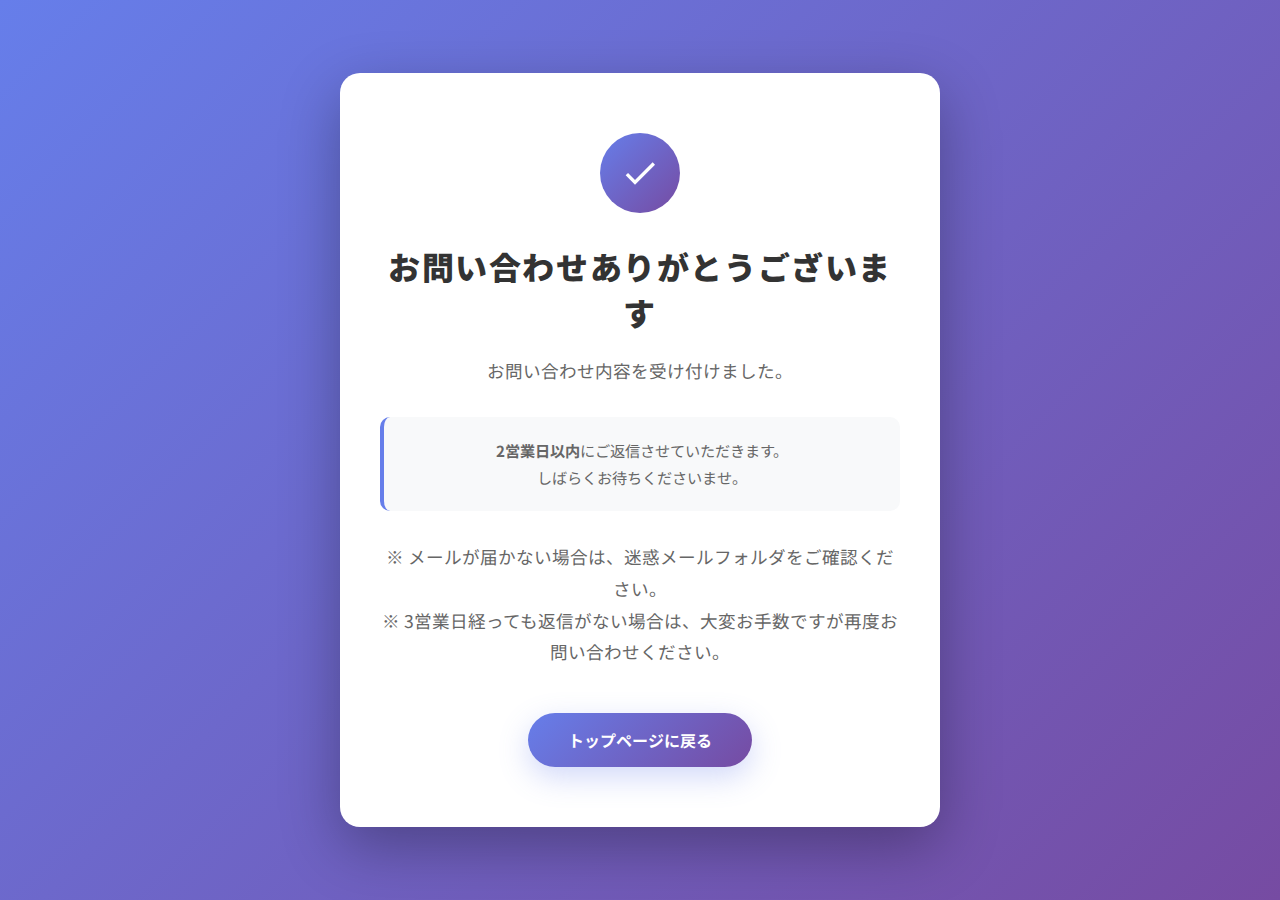
<file: thank-you.html>
<!DOCTYPE html>
<html lang="ja">
<head>
    <meta charset="UTF-8">
    <meta name="viewport" content="width=device-width, initial-scale=1.0">
    <title>お問い合わせありがとうございます | Webサイト制作サービス</title>
    <link rel="preconnect" href="https://fonts.googleapis.com">
    <link rel="preconnect" href="https://fonts.gstatic.com" crossorigin>
    <link href="https://fonts.googleapis.com/css2?family=Noto+Sans+JP:wght@400;700;900&display=swap" rel="stylesheet">
    <style>
        * {
            margin: 0;
            padding: 0;
            box-sizing: border-box;
        }

        body {
            font-family: 'Noto Sans JP', sans-serif;
            background: linear-gradient(135deg, #667eea 0%, #764ba2 100%);
            min-height: 100vh;
            display: flex;
            align-items: center;
            justify-content: center;
            padding: 20px;
        }

        .thank-you-container {
            background: white;
            padding: 60px 40px;
            border-radius: 20px;
            box-shadow: 0 20px 60px rgba(0, 0, 0, 0.3);
            text-align: center;
            max-width: 600px;
            width: 100%;
        }

        .checkmark {
            width: 80px;
            height: 80px;
            border-radius: 50%;
            background: linear-gradient(135deg, #667eea 0%, #764ba2 100%);
            display: flex;
            align-items: center;
            justify-content: center;
            margin: 0 auto 30px;
            animation: scaleIn 0.5s ease-out;
        }

        .checkmark svg {
            width: 40px;
            height: 40px;
            fill: white;
        }

        @keyframes scaleIn {
            0% {
                transform: scale(0);
                opacity: 0;
            }
            50% {
                transform: scale(1.1);
            }
            100% {
                transform: scale(1);
                opacity: 1;
            }
        }

        h1 {
            font-size: 2rem;
            margin-bottom: 20px;
            color: #333;
            font-weight: 900;
            letter-spacing: 0.05em;
        }

        p {
            font-size: 1.1rem;
            color: #666;
            line-height: 1.8;
            margin-bottom: 15px;
        }

        .info-box {
            background: #f8f9fa;
            padding: 20px;
            border-radius: 10px;
            margin: 30px 0;
            border-left: 4px solid #667eea;
        }

        .info-box p {
            margin: 0;
            font-size: 0.95rem;
        }

        .back-button {
            display: inline-block;
            margin-top: 30px;
            padding: 15px 40px;
            background: linear-gradient(135deg, #667eea 0%, #764ba2 100%);
            color: white;
            text-decoration: none;
            border-radius: 50px;
            font-weight: 700;
            transition: all 0.3s ease;
            box-shadow: 0 10px 30px rgba(102, 126, 234, 0.3);
        }

        .back-button:hover {
            transform: translateY(-3px);
            box-shadow: 0 15px 40px rgba(102, 126, 234, 0.4);
        }

        @media (max-width: 600px) {
            .thank-you-container {
                padding: 40px 20px;
            }

            h1 {
                font-size: 1.5rem;
            }

            p {
                font-size: 1rem;
            }
        }
    </style>
</head>
<body>
    <div class="thank-you-container">
        <div class="checkmark">
            <svg xmlns="http://www.w3.org/2000/svg" viewBox="0 0 24 24">
                <path d="M9 16.17L4.83 12l-1.42 1.41L9 19 21 7l-1.41-1.41L9 16.17z"/>
            </svg>
        </div>

        <h1>お問い合わせありがとうございます</h1>

        <p>お問い合わせ内容を受け付けました。</p>

        <div class="info-box">
            <p>
                <strong>2営業日以内</strong>にご返信させていただきます。<br>
                しばらくお待ちくださいませ。
            </p>
        </div>

        <p>
            ※ メールが届かない場合は、迷惑メールフォルダをご確認ください。<br>
            ※ 3営業日経っても返信がない場合は、大変お手数ですが再度お問い合わせください。
        </p>

        <a href="index.html" class="back-button">トップページに戻る</a>
    </div>
</body>
</html>
</file>
